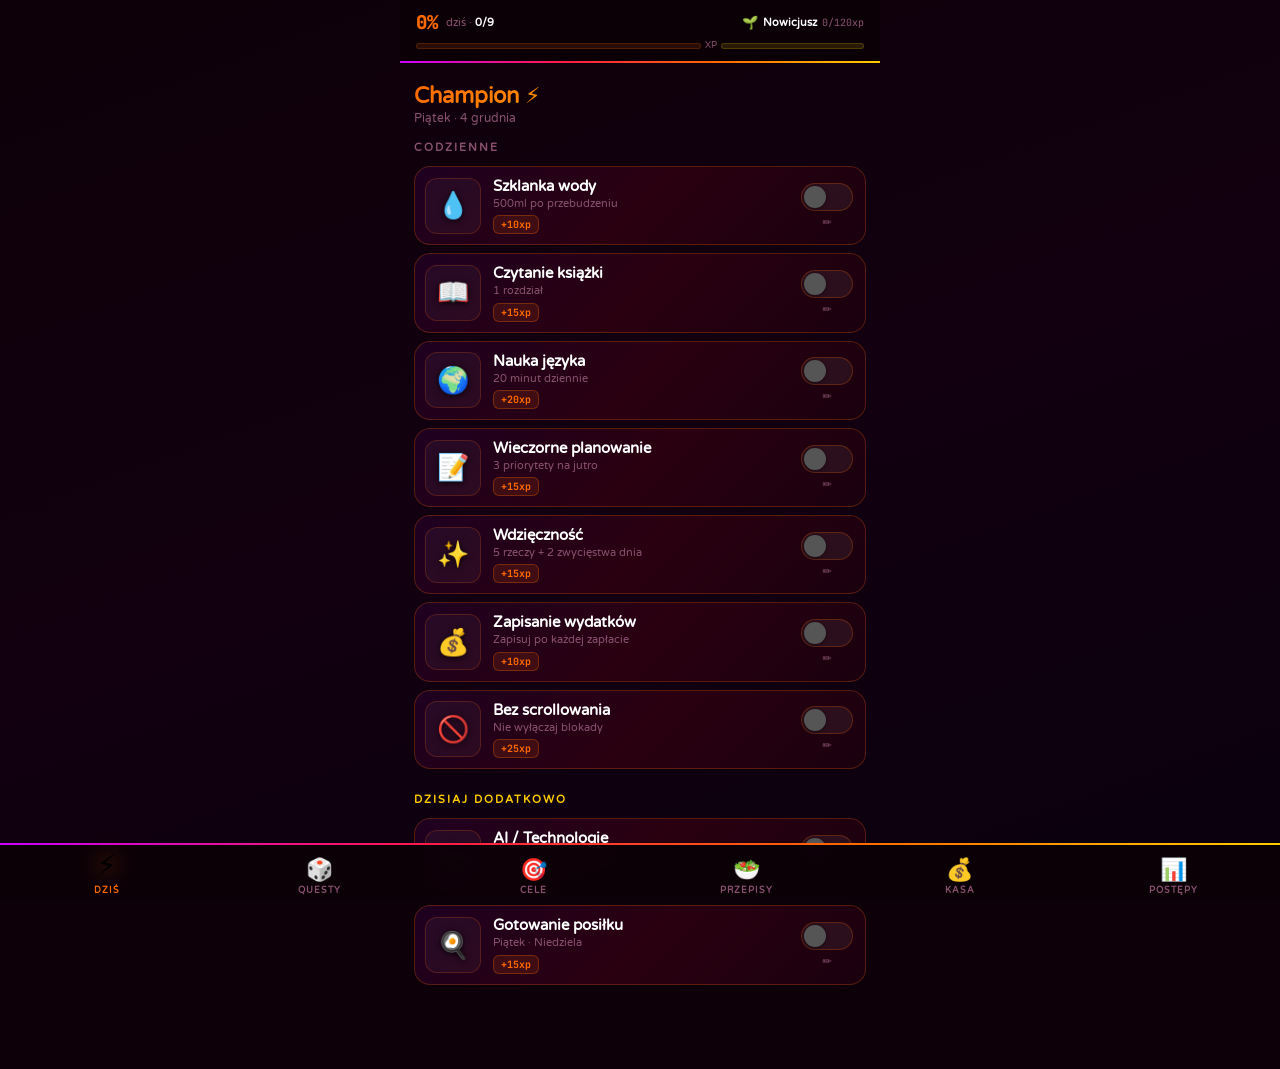
<file: index.html>
<!DOCTYPE html>
<html lang="pl">
<head>
  <meta charset="UTF-8">
  <meta name="viewport" content="width=device-width, initial-scale=1.0, maximum-scale=1.0, user-scalable=no">
  <meta name="mobile-web-app-capable" content="yes">
  <meta name="apple-mobile-web-app-capable" content="yes">
  <meta name="apple-mobile-web-app-status-bar-style" content="black-translucent">
  <meta name="apple-mobile-web-app-title" content="Champion">
  <meta name="theme-color" content="#0d0008">
  <meta name="description" content="Twoja codzienna aplikacja do samorozwoju">
  <link rel="manifest" href="manifest.json">
  <link rel="apple-touch-icon" href="icons/icon-192.png">
  <link rel="icon" type="image/png" sizes="192x192" href="icons/icon-192.png">
  <title>Champion ⚡</title>
  <link rel="stylesheet" href="styles.css">
</head>
<body>
<div id="xp-floats"></div>
<div id="burst-container"></div>
<div id="win-toast"></div>

<div id="app">
  <div id="header-card"></div>
  <div id="tab-today"   class="tab-content active"></div>
  <div id="tab-week"    class="tab-content"></div>
  <div id="tab-quests"  class="tab-content"></div>
  <div id="tab-goals"   class="tab-content"></div>
  <div id="tab-cooking" class="tab-content"></div>
  <div id="tab-finance" class="tab-content"></div>
  <div id="tab-history" class="tab-content"></div>
  <div id="tab-level"   class="tab-content"></div>
</div>

<nav id="bottom-nav">
  <button class="nav-btn active" data-tab="today" onclick="switchTab('today')">
    <span class="nav-icon">⚡</span>
    <span class="nav-label">Dziś</span>
  </button>
  <button class="nav-btn" data-tab="quests" onclick="switchTab('quests')">
    <span class="nav-icon">🎲</span>
    <span class="nav-label">Questy</span>
  </button>
  <button class="nav-btn" data-tab="goals" onclick="switchTab('goals')">
    <span class="nav-icon">🎯</span>
    <span class="nav-label">Cele</span>
  </button>
  <button class="nav-btn" data-tab="cooking" onclick="switchTab('cooking')">
    <span class="nav-icon">🥗</span>
    <span class="nav-label">Przepisy</span>
  </button>
  <button class="nav-btn" data-tab="finance" onclick="switchTab('finance')">
    <span class="nav-icon">💰</span>
    <span class="nav-label">Kasa</span>
  </button>
  <button class="nav-btn" data-tab="level" onclick="switchTab('level')">
    <span class="nav-icon">📊</span>
    <span class="nav-label">Postępy</span>
  </button>
</nav>

<script src="ai-coach.js"></script>
<script src="quest-answers.js"></script>
<script src="app.js"></script>
</body>
</html>
</file>
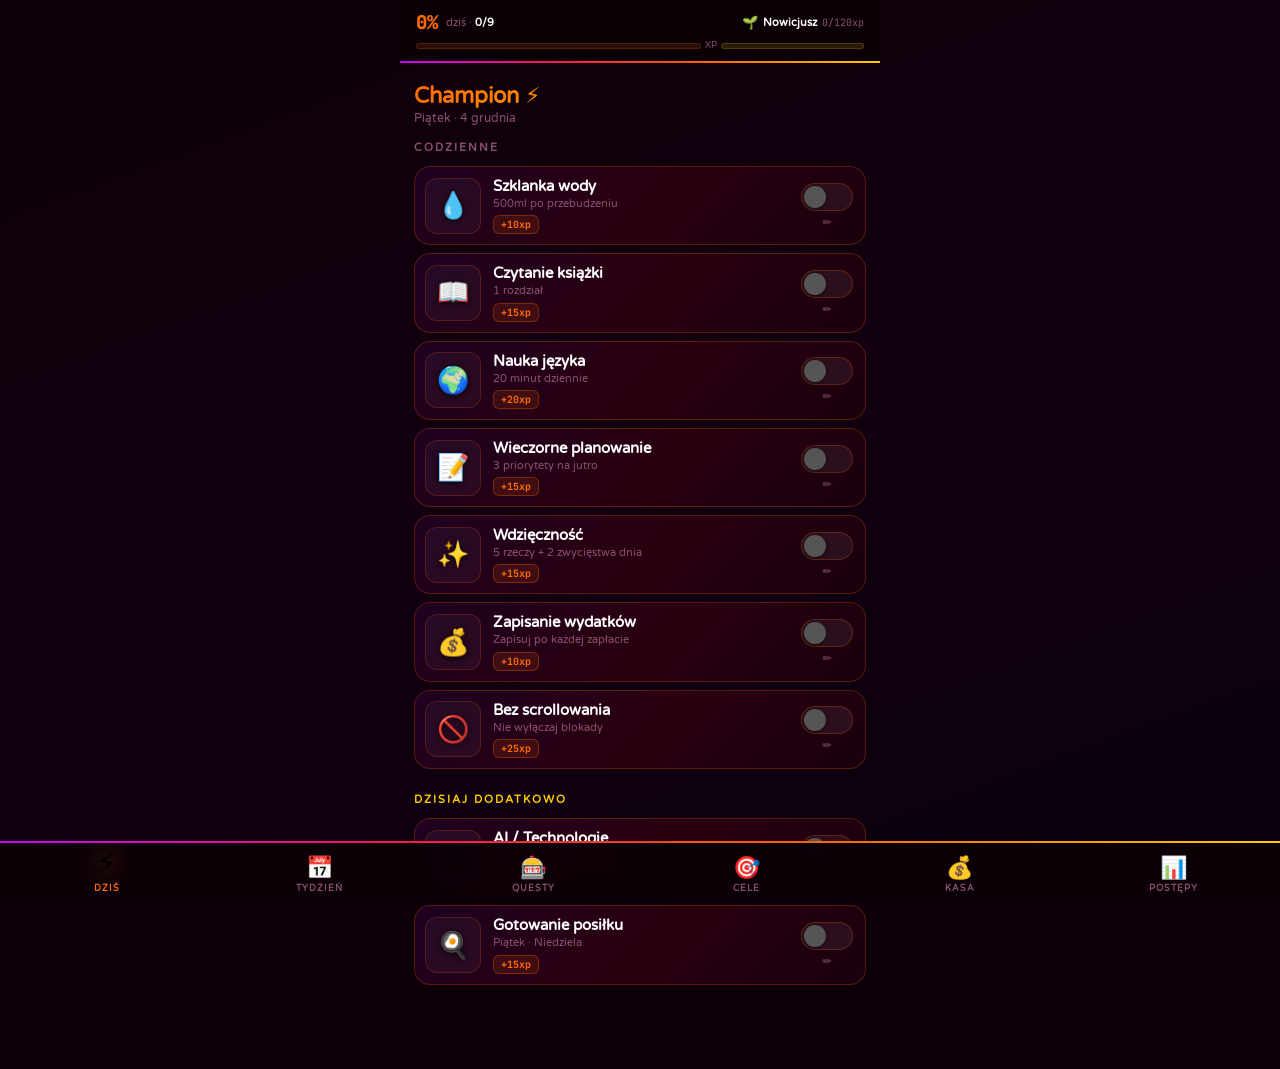
<file: champion.html>
<!DOCTYPE html>
<html lang="pl">
<head>
  <meta charset="UTF-8">
  <meta name="viewport" content="width=device-width, initial-scale=1.0, maximum-scale=1.0, user-scalable=no">
  <meta name="mobile-web-app-capable" content="yes">
  <meta name="apple-mobile-web-app-capable" content="yes">
  <meta name="apple-mobile-web-app-status-bar-style" content="black-translucent">
  <meta name="apple-mobile-web-app-title" content="Champion">
  <meta name="theme-color" content="#060e08">
  <meta name="description" content="Twoja codzienna aplikacja do samorozwoju">
  <!-- PWA manifest -->
  <link rel="manifest" href="manifest.json">
  <!-- iOS icons -->
  <link rel="apple-touch-icon" href="icons/icon-192.png">
  <link rel="apple-touch-icon" sizes="192x192" href="icons/icon-192.png">
  <link rel="apple-touch-icon" sizes="512x512" href="icons/icon-512.png">
  <!-- iOS splash screens (basic) -->
  <meta name="apple-mobile-web-app-status-bar-style" content="black-translucent">
  <!-- Standard icon -->
  <link rel="icon" type="image/png" sizes="192x192" href="icons/icon-192.png">
  <link rel="shortcut icon" href="icons/icon-192.png">
  <title>Champion ⚡</title>
  <link rel="stylesheet" href="styles.css">
</head>
<body>

<!-- Particle layers -->
<div id="xp-floats"></div>
<div id="burst-container"></div>

<!-- Win toast - fixed positioned via CSS -->
<div id="win-toast"></div>

<div id="app">
  <!-- Dynamic header -->
  <div id="header-card"></div>

  <!-- Tab contents -->
  <div id="tab-today"    class="tab-content active"></div>
  <div id="tab-week"     class="tab-content"></div>
  <div id="tab-quests"   class="tab-content"></div>
  <div id="tab-goals"    class="tab-content"></div>
  <div id="tab-finance"  class="tab-content"></div>
  <div id="tab-level"    class="tab-content"></div>
</div>

<!-- Bottom nav -->
<nav id="bottom-nav">
  <button class="nav-btn active" data-tab="today"   onclick="switchTab('today')">
    <span class="nav-icon">⚡</span>
    <span class="nav-label">Dziś</span>
    <span class="nav-dot" id="dot-today"></span>
  </button>
  <button class="nav-btn" data-tab="week"    onclick="switchTab('week')">
    <span class="nav-icon">📅</span>
    <span class="nav-label">Tydzień</span>
  </button>
  <button class="nav-btn" data-tab="quests"  onclick="switchTab('quests')">
    <span class="nav-icon">🎰</span>
    <span class="nav-label">Questy</span>
  </button>
  <button class="nav-btn" data-tab="goals"   onclick="switchTab('goals')">
    <span class="nav-icon">🎯</span>
    <span class="nav-label">Cele</span>
  </button>
  <button class="nav-btn" data-tab="finance" onclick="switchTab('finance')">
    <span class="nav-icon">💰</span>
    <span class="nav-label">Kasa</span>
  </button>
  <button class="nav-btn" data-tab="level"   onclick="switchTab('level')">
    <span class="nav-icon">📊</span>
    <span class="nav-label">Postępy</span>
  </button>
</nav>

<script src="ai-coach.js"></script>

<script src="app.js"></script>
</body>
</html>
</file>
<file: styles.css>
/* ── FONT ── */
@import url('https://fonts.googleapis.com/css2?family=Varela+Round&family=JetBrains+Mono:wght@400;700&display=swap');

/* ── RESET ── */
*, *::before, *::after { box-sizing: border-box; margin: 0; padding: 0; -webkit-tap-highlight-color: transparent; }

:root {
  --bg:    #0d0008;
  --bg2:   #130010;
  --bg3:   #1a0018;
  --card:  #160012;
  --bord:  #3a0030;
  --g:     #ff6a00;
  --g2:    #ffcc00;
  --gold:  #ffd700;
  --red:   #ff1a4b;
  --pur:   #cc00ff;
  --txt:   #ffffff;
  --mut:   #8a5070;
  --font:  'Varela Round', system-ui, sans-serif;
  --font-cond: 'Varela Round', system-ui, sans-serif;
  --mono:  'JetBrains Mono', 'Courier New', monospace;
}

html, body {
  background: var(--bg); color: var(--txt);
  font-family: var(--font); min-height: 100%;
  overflow-x: hidden;
}
body {
  background: linear-gradient(160deg, #0d0008 0%, #120010 50%, #0a000e 100%);
  background-attachment: fixed;
  min-height: 100vh;
  padding-bottom: 84px;
}
::-webkit-scrollbar { width: 3px; }
::-webkit-scrollbar-thumb { background: #3a0030; border-radius: 4px; }
button { font-family: var(--font); cursor: pointer; border: none; background: none; }
input, textarea { font-family: var(--font); }

/* ── KEYFRAMES ── */
@keyframes fadeUp {
  from { opacity:0; transform:translateY(16px); }
  to   { opacity:1; transform:translateY(0); }
}
@keyframes streakFire {
  0%,100% { transform:scaleY(1) rotate(-3deg); }
  50%     { transform:scaleY(1.2) rotate(3deg); }
}
@keyframes neonPulse {
  0%,100% { text-shadow:0 0 10px var(--g); }
  50%     { text-shadow:0 0 30px var(--g), 0 0 60px var(--g2); }
}
@keyframes floatY {
  0%,100% { transform:translateY(0); }
  50%     { transform:translateY(-6px); }
}
@keyframes xpFloat {
  0%   { opacity:1; transform:translateY(0) scale(1); }
  100% { opacity:0; transform:translateY(-90px) scale(0.7); }
}
@keyframes particles {
  0%   { transform:translate(0,0) scale(1); opacity:1; }
  100% { transform:translate(var(--px),var(--py)) scale(0); opacity:0; }
}
@keyframes toastIn {
  from { opacity:0; transform:translateX(-50%) translateY(24px); }
  to   { opacity:1; transform:translateX(-50%) translateY(0); }
}
@keyframes toastOut {
  from { opacity:1; }
  to   { opacity:0; transform:translateX(-50%) translateY(12px); }
}
@keyframes pulse { 0%,100%{opacity:.3;transform:scale(.8)} 50%{opacity:1;transform:scale(1)} }
@keyframes questReveal {
  0%   { opacity:0; transform:scale(0.88) translateY(14px); }
  65%  { transform:scale(1.02) translateY(-2px); }
  100% { opacity:1; transform:scale(1) translateY(0); }
}

/* ── LAYOUT ── */
#app { max-width: 480px; margin: 0 auto; padding: 0 14px; }
.fade-up { animation: fadeUp 0.3s ease both; }

/* ── STICKY HEADER ── */
#header-card {
  background: rgba(13,0,8,0.96);
  backdrop-filter: blur(20px);
  -webkit-backdrop-filter: blur(20px);
  border-bottom: 2px solid transparent;
  border-image: linear-gradient(90deg, #cc00ff, #ff1a4b, #ff6a00, #ffcc00) 1;
  padding: 10px 16px;
  position: sticky; top: 0; z-index: 100;
  margin: 0 -14px 16px;
}

/* ── FIFA CARD STYLE ── */
.card {
  background: linear-gradient(135deg, #1e0020 0%, #2a0010 40%, #1a000e 100%);
  border: 1px solid rgba(255,106,0,0.3);
  border-radius: 16px;
  padding: 16px;
  position: relative;
  overflow: hidden;
}
.card::before {
  content: '';
  position: absolute;
  inset: 0;
  background: linear-gradient(135deg,
    rgba(204,0,255,0.06) 0%,
    rgba(255,26,75,0.06) 35%,
    rgba(255,106,0,0.06) 70%,
    rgba(255,204,0,0.04) 100%);
  pointer-events: none;
  border-radius: 15px;
}
.card-glow {
  border-color: rgba(255,106,0,0.5);
  box-shadow: 0 0 20px rgba(255,106,0,0.12), inset 0 0 20px rgba(204,0,255,0.05);
}

/* ── HABIT SWIPE CARDS ── */
.habit-card {
  background: linear-gradient(135deg, #1e0020 0%, #2a0010 50%, #1a000e 100%);
  border: 1px solid rgba(255,106,0,0.25);
  border-radius: 16px;
  display: flex; align-items: center;
  cursor: pointer; position: relative; overflow: hidden;
  min-height: 72px;
  transition: border-color 0.3s ease, box-shadow 0.3s ease;
  -webkit-tap-highlight-color: transparent;
  user-select: none;
}
.habit-card:active { transform: scale(0.985); }
.habit-card.done {
  border-color: var(--habit-color, var(--g));
  box-shadow: 0 0 0 1px var(--habit-color, var(--g)), 0 4px 20px rgba(255,106,0,0.2);
}
.habit-fill {
  position: absolute; inset: 0;
  background: linear-gradient(90deg, var(--habit-color, var(--g)), transparent);
  width: 0%; opacity: 0.12;
  transition: width 0.45s cubic-bezier(0.4,0,0.2,1);
  border-radius: 15px; pointer-events: none;
}
.habit-card.done .habit-fill { width: 100%; opacity: 0.1; }

.habit-left {
  font-size: 26px; width: 56px; height: 56px;
  display: flex; align-items: center; justify-content: center;
  border-radius: 12px; margin: 8px 0 8px 10px;
  background: rgba(255,255,255,0.04);
  border: 1px solid rgba(255,106,0,0.2);
  flex-shrink: 0; transition: all 0.3s ease;
  position: relative; z-index: 1;
}
.habit-card.done .habit-left {
  background: var(--habit-color, var(--g));
  border-color: transparent;
  box-shadow: 0 2px 12px rgba(0,0,0,0.5);
}
.habit-emoji { filter: drop-shadow(0 1px 3px rgba(0,0,0,0.9)); }
.habit-card.done .habit-emoji { filter: drop-shadow(0 1px 4px rgba(0,0,0,1)); }

.habit-mid {
  flex: 1; padding: 10px 12px; min-width: 0;
  position: relative; z-index: 1;
}
.habit-label {
  font-size: 15px; font-weight: 700;
  color: var(--txt);
  white-space: nowrap; overflow: hidden; text-overflow: ellipsis;
  transition: color 0.3s;
}
.habit-card.done .habit-label { color: var(--habit-color, var(--g)); }
.habit-desc { font-size: 11px; color: var(--mut); margin-top: 2px; line-height: 1.3; }
.habit-streak { font-size: 11px; color: var(--gold); margin-top: 3px; }
.habit-xp {
  font-size: 10px; font-weight: 700; font-family: var(--mono);
  color: var(--g); background: rgba(255,106,0,0.12);
  border: 1px solid rgba(255,106,0,0.3);
  border-radius: 6px; padding: 2px 7px;
  margin-top: 4px; display: inline-block;
}
.habit-right {
  display: flex; flex-direction: column; align-items: center; gap: 5px;
  padding: 0 12px 0 4px; flex-shrink: 0; z-index: 1;
}
.habit-slider {
  width: 52px; height: 28px;
  background: rgba(255,255,255,0.06);
  border-radius: 14px; border: 1.5px solid rgba(255,106,0,0.25);
  position: relative;
  transition: all 0.35s cubic-bezier(0.4,0,0.2,1);
}
.habit-slider::after {
  content: ''; position: absolute;
  width: 22px; height: 22px; border-radius: 50%;
  top: 2px; left: 2px; background: #555;
  transition: all 0.35s cubic-bezier(0.34,1.4,0.64,1);
  box-shadow: 0 1px 4px rgba(0,0,0,0.5);
}
.habit-card.done .habit-slider {
  background: var(--habit-color, var(--g));
  border-color: var(--habit-color, var(--g));
  box-shadow: 0 0 14px var(--habit-color, var(--g));
}
.habit-card.done .habit-slider::after { left: 26px; background: #000; }

/* ── SECTION LABEL ── */
.slabel {
  font-size: 11px; font-weight: 700; letter-spacing: 2px;
  color: var(--mut); text-transform: uppercase; margin-bottom: 12px;
}

/* ── BAR ── */
.bar-wrap {
  background: rgba(255,106,0,0.08); border-radius: 99px; overflow: hidden;
  border: 1px solid rgba(255,106,0,0.12);
}
.bar-fill { height: 100%; border-radius: 99px; transition: width 0.5s ease; }

/* ── BOTTOM NAV ── */
#bottom-nav {
  position: fixed; bottom: 0; left: 0; right: 0; z-index: 200;
  background: rgba(13,0,8,0.98);
  backdrop-filter: blur(20px);
  border-top: 2px solid transparent;
  border-image: linear-gradient(90deg, #cc00ff, #ff1a4b, #ff6a00, #ffcc00) 1;
  display: flex; justify-content: space-around;
  padding: 8px 0 env(safe-area-inset-bottom, 10px);
}
.nav-btn {
  flex: 1; background: none; border: none; cursor: pointer;
  display: flex; flex-direction: column; align-items: center; gap: 2px;
  padding: 4px 2px;
}
.nav-icon { font-size: 22px; transition: transform 0.25s cubic-bezier(0.34,1.56,0.64,1); }
.nav-btn.active .nav-icon {
  transform: scale(1.3) translateY(-3px);
  filter: drop-shadow(0 0 8px rgba(255,106,0,0.9));
}
.nav-label {
  font-size: 9px; letter-spacing: 1px; text-transform: uppercase;
  color: var(--mut); transition: color 0.2s; font-weight: 700;
}
.nav-btn.active .nav-label { color: var(--g); }

/* ── WIN TOAST ── */
#win-toast {
  position: fixed; bottom: 96px; left: 50%; transform: translateX(-50%);
  z-index: 8999; max-width: 380px; width: 93%;
  background: linear-gradient(135deg, #1e0020, #2a0010);
  border: 2px solid var(--g); border-radius: 16px;
  padding: 14px 20px; text-align: center;
  font-size: 14px; font-weight: 600; color: var(--g2); line-height: 1.5;
  box-shadow: 0 8px 40px rgba(255,106,0,0.3), 0 0 0 1px rgba(204,0,255,0.1);
  display: none;
}
#win-toast.show { display: block; animation: toastIn 0.3s ease; }
#win-toast.hide { animation: toastOut 0.3s ease forwards; }

/* ── PARTICLES ── */
#xp-floats { position: fixed; inset: 0; pointer-events: none; z-index: 9000; }
.xp-float {
  position: absolute; font-size: 15px; font-weight: 900;
  font-family: var(--mono); color: var(--gold);
  text-shadow: 0 0 12px var(--g);
  animation: xpFloat 1.1s ease forwards; pointer-events: none;
}
#burst-container { position: fixed; inset: 0; pointer-events: none; z-index: 9001; }
.particle { position: absolute; width: 7px; height: 7px; border-radius: 50%; animation: particles 0.8s ease forwards; }

/* ── TABS ── */
.tab-content { display: none; }
.tab-content.active { display: block; }

/* ── INPUTS ── */
.inp {
  width: 100%; background: rgba(255,255,255,0.05);
  border: 1px solid rgba(255,106,0,0.25);
  border-radius: 12px; padding: 12px 14px;
  color: var(--txt); font-size: 14px;
  outline: none; transition: border-color 0.2s;
  font-family: var(--font);
}
.inp:focus { border-color: var(--g); }
.inp-mono { font-family: var(--mono); }

/* ── PILLS ── */
.pill {
  background: rgba(255,255,255,0.05); border: 1px solid rgba(255,106,0,0.25);
  border-radius: 20px; padding: 6px 14px;
  font-size: 12px; font-weight: 600; color: var(--mut);
  cursor: pointer; transition: all 0.2s; white-space: nowrap;
}
.pill.active { border-color: var(--g); background: rgba(255,106,0,0.12); color: var(--g); }
.pill-sm { padding: 5px 10px; font-size: 11px; }

/* ── GOAL / EXPENSE / QUEST ── */
.goal-card {
  background: linear-gradient(135deg, #1a001c, #200010);
  border: 1px solid rgba(255,106,0,0.2);
  border-radius: 14px; padding: 12px 14px;
  margin-bottom: 8px; display: flex; align-items: flex-start; gap: 10px;
}
.goal-card.done { opacity: 0.5; }
.expense-row {
  background: linear-gradient(135deg, #1a001c, #200010);
  border: 1px solid rgba(255,106,0,0.2);
  border-radius: 12px; padding: 11px 13px;
  display: flex; align-items: center; gap: 10px;
}
.del-btn { color: var(--mut); font-size: 18px; padding: 0 4px; background: none; border: none; cursor: pointer; }
.del-btn:hover { color: var(--red); }
.quest-done-item {
  background: rgba(255,255,255,0.03); border: 1px solid rgba(255,106,0,0.15);
  border-radius: 10px; padding: 10px 12px;
  display: flex; align-items: flex-start; gap: 8px; margin-bottom: 6px;
}

/* ── BADGE ── */
.badge-item {
  background: rgba(255,255,255,0.03); border: 1px solid rgba(255,106,0,0.15);
  border-radius: 12px; padding: 12px 8px; text-align: center;
}
.badge-item.earned {
  border-color: rgba(255,106,0,0.45);
  background: rgba(255,106,0,0.07);
}

/* ── LEVEL ROW ── */
.level-row {
  display: flex; align-items: center; gap: 12px;
  background: linear-gradient(135deg, #1a001c, #200010);
  border: 1px solid rgba(255,106,0,0.2);
  border-radius: 12px; padding: 12px 14px; margin-bottom: 8px;
}
.level-row.current {
  border-color: var(--g);
  box-shadow: 0 0 20px rgba(255,106,0,0.12);
}
.level-row.locked { opacity: 0.35; }

/* ── COUNTER GRID ── */
.counter-grid { display: grid; grid-template-columns: repeat(3,1fr); gap: 8px; margin-bottom: 20px; }
.counter-item {
  background: rgba(255,255,255,0.03); border: 1px solid rgba(255,106,0,0.15);
  border-radius: 10px; padding: 11px 8px;
  display: flex; align-items: center; gap: 8px;
}

/* ── WEEK / HISTORY ── */
.scroll-x { display: flex; gap: 8px; overflow-x: auto; padding-bottom: 6px; scrollbar-width: none; }
.scroll-x::-webkit-scrollbar { display: none; }
.history-day {
  background: linear-gradient(135deg, #1a001c, #200010);
  border: 1px solid rgba(255,106,0,0.2);
  border-radius: 14px; padding: 13px;
  margin-bottom: 8px; cursor: pointer; transition: border-color 0.2s;
}
.history-day:hover { border-color: rgba(255,106,0,0.5); }
.history-day.today {
  border-color: var(--g);
  box-shadow: 0 0 16px rgba(255,106,0,0.15);
}

/* ── FLOAT / PULSE ── */
.float-anim { animation: floatY 3s ease infinite; }
.neon-pulse { animation: neonPulse 2s ease infinite; }
</file>
